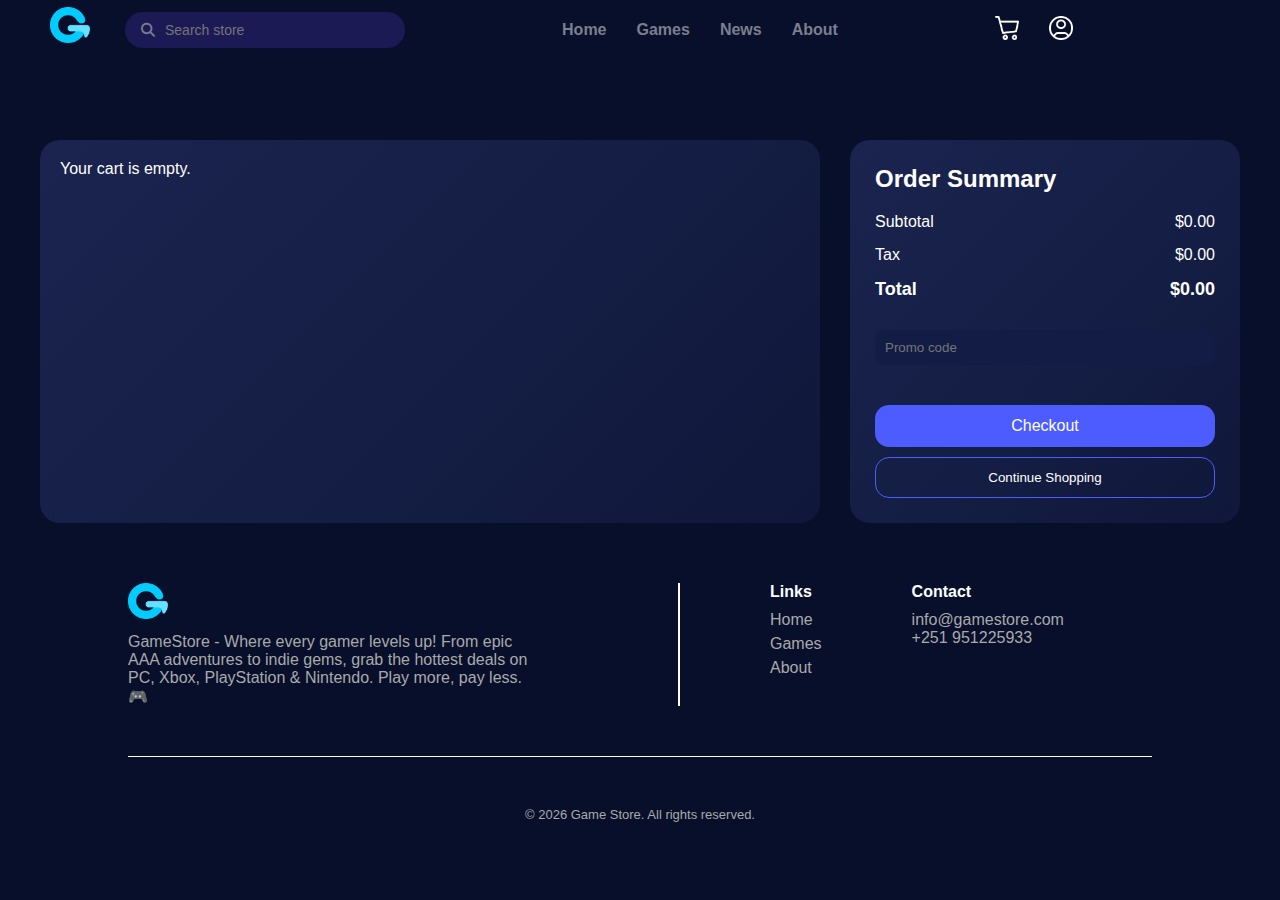
<file: Html/Cart.html>
<!DOCTYPE html>
<html lang="en">
<head>
  <meta charset="UTF-8">
  <meta name="viewport" content="width=device-width, initial-scale=1.0">
  <link
      rel="stylesheet"
      href="https://cdnjs.cloudflare.com/ajax/libs/font-awesome/6.5.1/css/all.min.css"
    />
  <link rel="stylesheet" href="/Css/Cart.css">
  <link rel="stylesheet" href="/Css/main.css">

  <title>Game Store - Cart</title>
</head>
<body>
  <!-- Navigation section -->
<!-- ================= NAVBAR ================= -->
      <nav class="navbar">
      <!-- LEFT -->
      <div class="nav-left">
        <img src="/image/Logo.png" class="logo" />

        <div class="search-box">
          <i class="fa-solid fa-magnifying-glass"></i>
          <input type="text" placeholder="Search store" />
        </div>
      </div>

      <!-- CENTER -->
      <ul class="nav-links">
        <li><a href="/Html/Home.html">Home</a></li>
        <li><a href="/Html/Games.html">Games</a></li>
        <li><a href="/Html/News.html">News</a></li>
        <li><a href="/Html/About.html">About</a></li>
      </ul>

      <!-- RIGHT -->
      <div class="icons">
        <a href="/Html/Cart.html">
          <img src="/image/Cart Icon.png" />
        </a>
        <a href="/Html/Login.html">
          <img src="/image/Profile Icon.png" />
        </a>
      </div>

      <!-- HAMBURGER -->
      <div class="hamburger">
        <span></span>
        <span></span>
        <span></span>
      </div>
    </nav>
    <!-- ================= MOBILE MENU ================= -->

<!-- Navigation section Ends here -->
    
    <!-- -------------------------------------------------- -->
    <!-- -------------------------------------------------- -->
    <!-- -------------------------------------------------- -->
    
    <!-- Header section -->
    <!-- Header section Ends here -->
    
    <!-- -------------------------------------------------- -->
    <!-- -------------------------------------------------- -->
    <!-- -------------------------------------------------- -->
    
    <!-- Main section -->
  <!-- <main class="main">

  <div class="cart-layout"> -->

    <!-- Cart Items -->
    <!-- <div id="cart-box">

      <div class="cart-item">
        <img src="/image/Browse-img/Game-29.svg">

        <div class="item-info">
          <h3>Elden Ring</h3>

          <div class="qty">
            <button>-</button>
            <span>1</span>
            <button>+</button>
          </div>
        </div>

        <div class="price">$39.99</div>
      </div>

      <hr>

      <div class="cart-item">
        <img src= "/image/Browse-img/Game-24.svg"   alt="God of War">

        <div class="item-info">
          <h3>God of War Ragnarok</h3>

          <div class="qty">
            <button>-</button>
            <span>1</span>
            <button>+</button>
          </div>
        </div>

        <div class="price">$49.99</div>
      </div>

    </div> -->

    <!-- Order Summary -->
    <!-- <div class="summary">
      <h2>Order Summary</h2>

      <div class="row">
        <span>Subtotal</span>
        <span>$89.98</span>
      </div>

      <div class="row">
        <span>Tax</span>
        <span>$0.00</span>
      </div>

      <div class="row total">
        <span>Total</span>
        <span>$89.98</span>
      </div>

      <input type="text" placeholder="Promo code">

      <button class="checkout">Checkout</button>
      <button class="continue">Continue Shopping</button>
    </div> -->

  <!-- </div>

</main> -->

<main class="main">

  <div class="cart-layout">

    <!-- Cart Items -->
    <div id="cart-box" class="cart-box">
      <!-- JS will render cart items here -->
    </div>

    <!-- Order Summary -->
    <div class="summary">
      <h2>Order Summary</h2>

      <div class="row">
        <span>Subtotal</span>
        <span id="subtotal">$0.00</span>
      </div>

      <div class="row">
        <span>Tax</span>
        <span id="tax">$0.00</span>
      </div>

      <div class="row total">
        <span>Total</span>
        <span id="total">$0.00</span>
      </div>

      <input type="text" placeholder="Promo code">

      <button class="checkout">Checkout</button>
      <button class="continue">Continue Shopping</button>
    </div>

  </div>

</main>
<!-- Main section Ends here -->

    <!-- -------------------------------------------------- -->
    <!-- -------------------------------------------------- -->
    <!-- -------------------------------------------------- -->

  <!-- footer section -->
<footer class="footer">
  <div class="footer-top">
    <div>
      <img src="/image/Logo.png" class="logo">
      <p>
        GameStore - Where every gamer levels up! From epic AAA adventures to indie gems, grab the hottest deals on PC, Xbox, PlayStation & Nintendo. Play more, pay less.🎮
      </p>
    </div>
    <div class="line"></div>

    <div class="footer-links">
      <h4>Links</h4>
      <a href="/Html/Home.html">Home</a>
      <a href="/Html/Games.html">Games</a>
      <a href="/Html/About.html">About</a>
    </div>

    <div>
      <h4>Contact</h4>
      <p>info@gamestore.com</p>
      <p>+251 951225933</p>
    </div>
  </div>
<hr>
  <p class="copy">© 2026 Game Store. All rights reserved.</p>
</footer>
<!-- footer section Ends here -->

<!-- Js -->
<script src="/Js/Cart.js"></script>
<script src="/Js/index.js"></script>
<script src="/Js/main.js"></script>

</body>
</html>
</file>
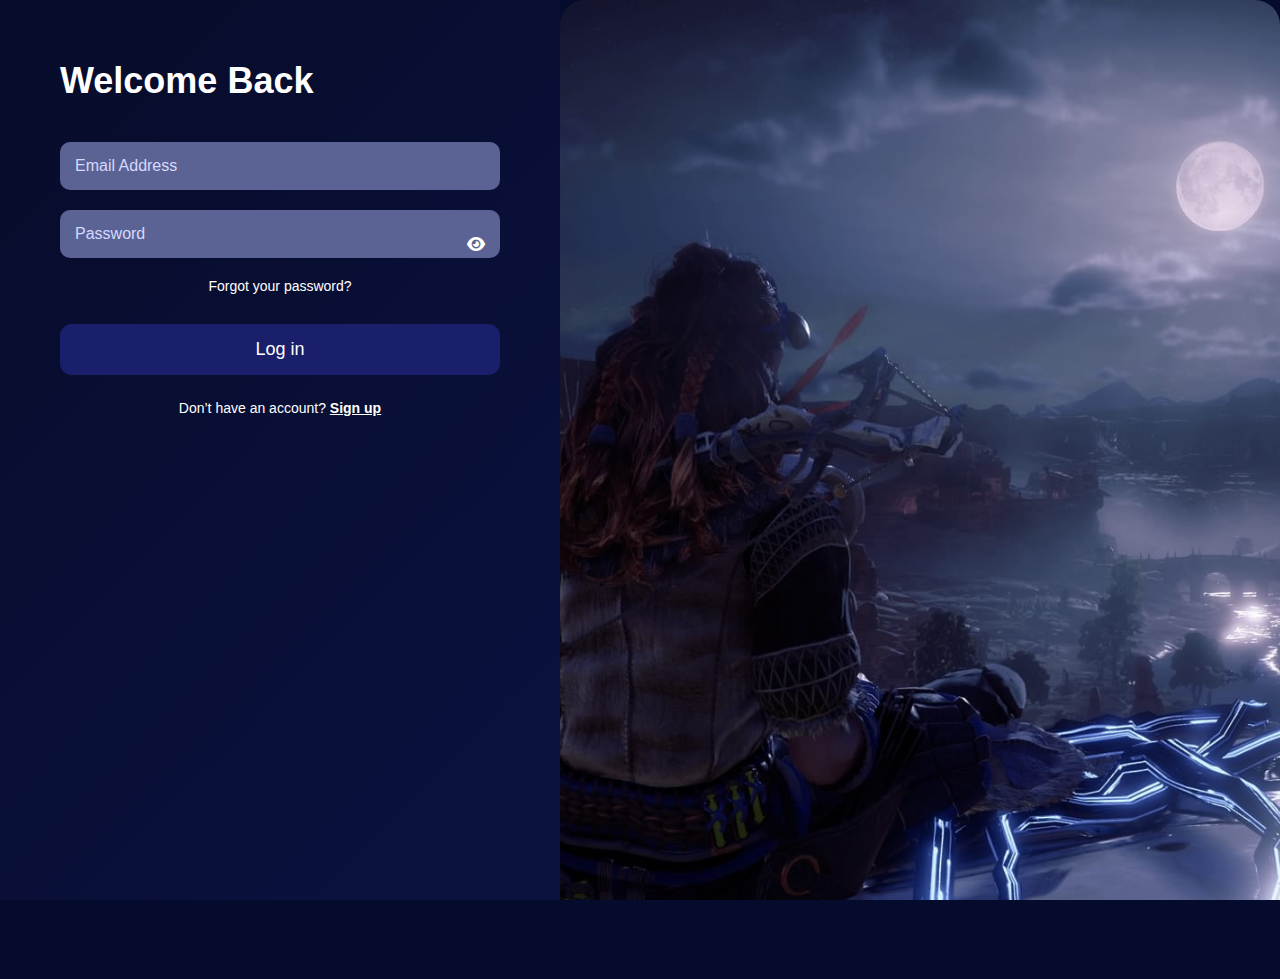
<file: Html/Login.html>
<!doctype html>
<html lang="en">
  <head>
    <meta charset="UTF-8" />
    <meta name="viewport" content="width=device-width, initial-scale=1.0" />
    <title>Login</title>

    <!-- Font Awesome -->
    <link
      rel="stylesheet"
      href="https://cdnjs.cloudflare.com/ajax/libs/font-awesome/6.5.0/css/all.min.css"
    />

    <link rel="stylesheet" href="/Css/Login.css" />
  </head>
  <body>
    <div class="container">
      <!-- LEFT SIDE -->
      <div class="left">
      

        <h1>Welcome Back</h1>

        <form>
          <input type="email" placeholder="Email Address" required />

          <div class="password-box">
            <input
              type="password"
              id="password"
              placeholder="Password"
              required
            />
            <i class="fa-solid fa-eye" id="togglePassword"></i>
          </div>

          <a href="#" class="forgot">Forgot your password?</a>

          <button type="submit" class="login-btn">Log in</button>
        </form>

        <p class="signup">
          Don’t have an account?
          <a href="/Html/SignUp.html">Sign up</a>
        </p>
      </div>

      <!-- RIGHT SIDE (IMAGE AS IMAGE, NOT BACKGROUND) -->
      <div class="right">
        <img
          src="/image/dawallpaperflare.com_wallpaper 1.svg"
          alt="Game scene"
        />
      </div>
    </div>

    <script src="/Js/login.js"></script>
  </body>
</html>
</file>
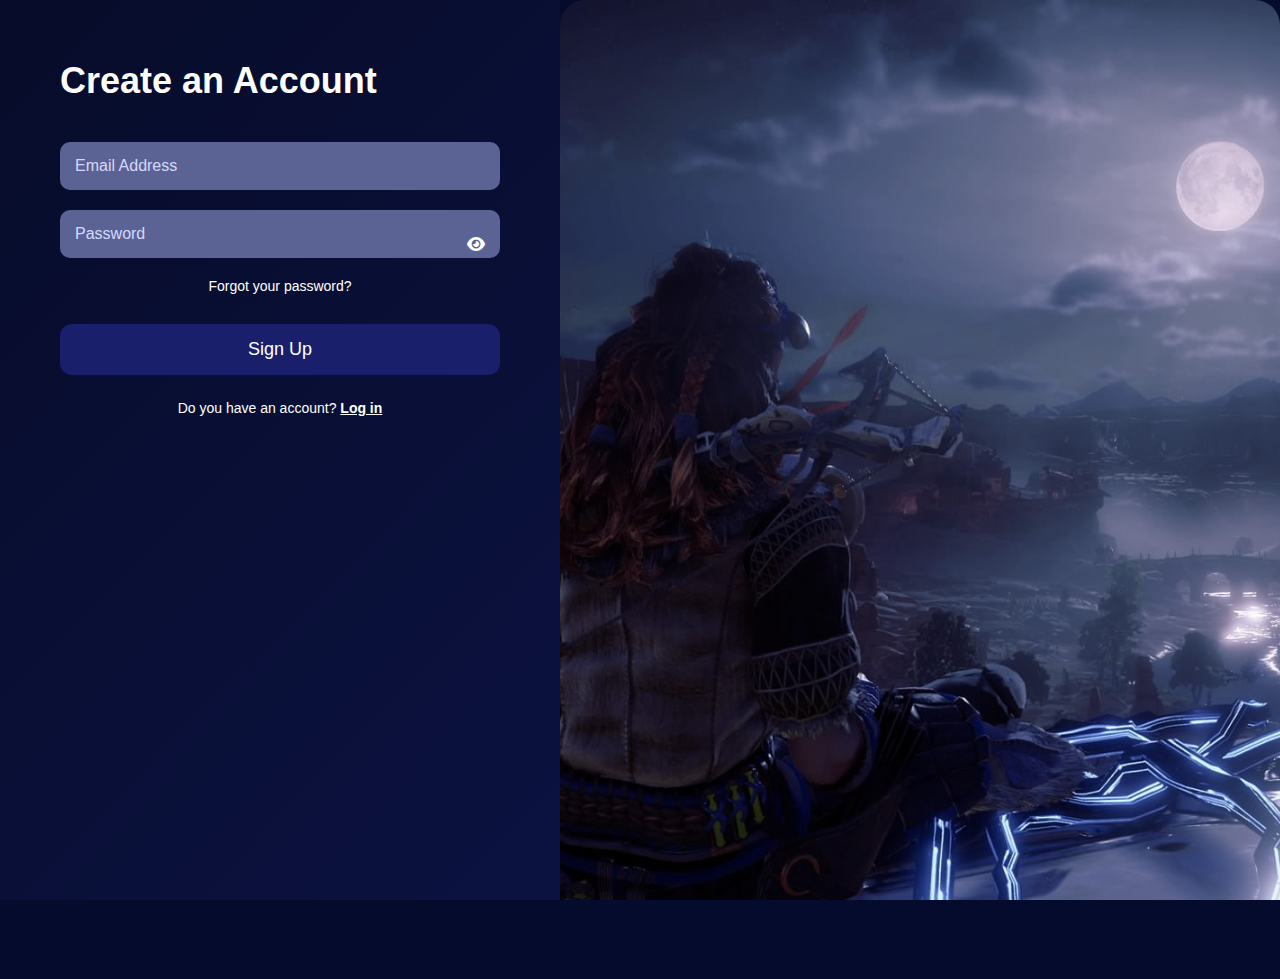
<file: Html/SignUp.html>
<!doctype html>
<html lang="en">
  <head>
    <meta charset="UTF-8" />
    <meta name="viewport" content="width=device-width, initial-scale=1.0" />
    <title>Login</title>

    <!-- Font Awesome -->
    <link
      rel="stylesheet"
      href="https://cdnjs.cloudflare.com/ajax/libs/font-awesome/6.5.0/css/all.min.css"
    />

    <link rel="stylesheet" href="/Css/Login.css" />
  </head>
  <body>
    <div class="container">
      <!-- LEFT SIDE -->
      <div class="left">
      

        <h1>Create an Account</h1>

        <form>
          <input type="email" placeholder="Email Address" required />

          <div class="password-box">
            <input
              type="password"
              id="password"
              placeholder="Password"
              required
            />
            <i class="fa-solid fa-eye" id="togglePassword"></i>
          </div>

          <a href="#" class="forgot">Forgot your password?</a>

          <button type="submit" class="login-btn">Sign Up</button>
        </form>

        <p class="signup">
          Do you have an account?
          <a href="/Html/Login.html">Log in</a>
        </p>
      </div>

      <!-- RIGHT SIDE (IMAGE AS IMAGE, NOT BACKGROUND) -->
      <div class="right">
        <img class=""
          src="/image/dawallpaperflare.com_wallpaper 1.svg"/>
      </div>
    </div>

    <script src="/Js/login.js"></script>
  </body>
</html>
</file>
<file: Css/Cart.css>
*{
  margin:0;
  padding:0;
  box-sizing:border-box;
}

body{
  background:#070f2b;
  color:white;
  font-family:sans-serif;
  /* display: flex;
  flex-direction: column; */
}


/* html, body{
  height: 100%;
  margin: 0;
} */

/* 
.main{
  flex: 1;
} */

/* ===== NAVBAR ===== */

.navbar {
  position: fixed;
  top: 0;
  left: 0;
  width: 100%;
  height: 60px;
  padding: 0 50px;
  display: flex;
  align-items: center;
  justify-content: space-between;
  background-color: #070f2b;
  z-index: 1000;
  transition: 0.3s ease;
}

/* LEFT */
.nav-left {
  display: flex;
  align-items: center;
  gap: 15px;
}

.logo {
  width: 40px;
}

.search-box {
  width: 280px;
  position: relative;  
  margin-left: 20px; 
}

.search-box i {
  position: absolute;
  left: 16px;
  top: 50%;
  transform: translateY(-50%);
  color: #7b7f8e;
  font-size: 14px;
}

.search-box input {
  width: 100%;
  padding: 10px 18px 10px 40px;
  border-radius: 50px;
  border: none;
  background-color: #1b1a55;
  color: white;
  outline: none;
  font-size: 14px;
}

/* CENTER */
.nav-links {
  list-style: none;
  display: flex;
  gap: 30px;
}

.nav-links a {
  text-decoration: none;
  color: #7b7f8e;
  font-weight: bold;
  transition: 0.3s;
}

.nav-links a:hover {
    color: #4fc3f7;
}

/* RIGHT */
.icons {
  display: flex;
  align-items: center;
  gap: 30px;
}

.icons img {
  width: 28px;
  cursor: pointer;
}

/* Navbar scroll */
.navbar.scrolled {
  background: rgba(7, 15, 43, 0.9);
  backdrop-filter: blur(8px);
}

/* ================Main============== */


main{
  margin-top: 80px;
}
main .content .head{
  position: relative;
    inset: 0;
    box-shadow:inset 10px 10px 1000px  100px rgba(0, 0, 52, 0.836);
    border-radius: 50px;
    overflow: hidden; /* مهم */
}

.bg img{
width: 100%;
/* height: 40rem; */
object-fit: cover;

}

.bg {
  position: absolute;
  inset: 0;
  box-shadow:inset 10px 100px 1000px  200px rgba(7, 15, 43, 0.83)
}



/* =============End of Main============== */

/* ===== MAIN ===== */
  /* ================== MAIN ================== */
.main {
  margin-top: 120px;
  padding: 0 120px;
}

/* ================== LAYOUT ================== */
.cart-layout {
  display: grid;
  grid-template-columns: 3fr 1.4fr;
  gap: 50px;
}

/* ================== CART BOX ================== */
.cart-box {
  background: linear-gradient(135deg, #1b2559, #141c3d);
  border-radius: 20px;
  padding: 40px;
}

/* ================== CART ITEM ================== */
.cart-item {
  display: flex;
  align-items: center;
  gap: 25px;
}

.cart-item img {
  width: 90px;
  border-radius: 14px;
}

.item-info {
  flex: 1;
}

.item-info h3 {
  color: white;
  margin-bottom: 12px;
}

/* ================== QTY ================== */
.qty {
  display: flex;
  align-items: center;
  gap: 10px;
}

.qty button {
  background: #2b3a8f;
  color: white;
  border: none;
  width: 28px;
  height: 28px;
  border-radius: 6px;
  cursor: pointer;
}

/* ================== PRICE ================== */
.price {
  color: white;
  font-size: 18px;
  font-weight: bold;
}

/* ================== HR ================== */
.cart-box hr {
  margin: 30px 0;
  border: 1px solid rgba(255,255,255,0.1);
}

/* ================== SUMMARY ================== */
.summary {
  background: linear-gradient(135deg, #1b2559, #141c3d);
  border-radius: 20px;
  padding: 35px;
  color: white;
}

.summary h2 {
  margin-bottom: 25px;
}

.summary .row {
  display: flex;
  justify-content: space-between;
  margin-bottom: 15px;
}

.summary .total {
  font-size: 18px;
  font-weight: bold;
}

/* ================== INPUT ================== */
.summary input {
  width: 100%;
  margin: 20px 0;
  padding: 12px;
  border-radius: 10px;
  border: none;
  outline: none;
}

/* ================== BUTTONS ================== */
.checkout {
  width: 100%;
  background: #5568ff;
  color: white;
  border: none;
  padding: 14px;
  border-radius: 12px;
  font-size: 16px;
  cursor: pointer;
}

.continue {
  width: 100%;
  margin-top: 12px;
  background: transparent;
  border: 1px solid #5568ff;
  color: white;
  padding: 12px;
  border-radius: 12px;
  cursor: pointer;
}

/* ================== NAV ICON FIX ================== */
.icons img {
  width: 24px;
  height: 24px;
}




/* jhh*/

.footer{
  background:#070f2b;
  color:#aaa;
  padding:40px 10%;
}

.footer-top p{
width: 410px;
}

.footer-top{
  display:grid;
  grid-template-columns:repeat(4,1fr);
  gap:90px;
}

footer-links{
  margin-right: 0px;
}

.footer h4{
  color:#fff;
  margin-bottom:10px;
}

.footer a{
  display:block;
  color:#aaa;
  text-decoration:none;
  margin-bottom:6px;
}

.footer a:hover{
  color:#fff;
}

.logo{
  width:40px;
  margin-bottom:10px;
}

.line{
  width:2px;
  height:100%;
  background:#fff;
  margin-left:50px;
}



hr{
  border:none;
  border-top:1px solid #fff;
  margin:50px 0;
}

.copy{
  text-align:center;
  margin-top:30px;
  font-size:13px;
} 

/* ===== CART LAYOUT ===== */
*{margin:0;padding:0;box-sizing:border-box;}
body{font-family:sans-serif;background:#070f2b;color:white;}
.main{padding:20px 40px;}
.cart-layout{display:grid;grid-template-columns:2fr 1fr;gap:30px;}
.cart-box{background:linear-gradient(135deg,#1b244f,#0f183a);border-radius:20px;padding:20px;}
.cart-item{display:flex;align-items:center;gap:20px;margin-bottom:20px;}
.cart-item img{width:90px;height:120px;object-fit:cover;border-radius:12px;}
.info{flex:1;}
.info h3{margin:0 0 10px;font-size:16px;}
.qty{display:flex;gap:10px;align-items:center;}
.qty button{width:28px;height:28px;border:none;background:#232e6b;color:#fff;border-radius:6px;cursor:pointer;}
.price{font-size:18px;font-weight:bold;}
.divider{height:1px;background:rgba(255,255,255,0.15);margin:15px 0;}
.summary{background:linear-gradient(135deg,#1b244f,#0f183a);border-radius:20px;padding:25px;}
.summary h2{margin-top:0;margin-bottom:20px;}
.row{display:flex;justify-content:space-between;margin:12px 0;}
.total{font-size:18px;font-weight:bold;}
.summary input{width:100%;margin-top:15px;padding:10px;border-radius:10px;border:none;background:#121c45;color:#fff;}
.checkout{width:100%;margin-top:20px;padding:12px;background:#4c5cff;border:none;border-radius:14px;color:#fff;cursor:pointer;}
.continue{width:100%;margin-top:10px;padding:12px;background:transparent;border:1px solid #4c5cff;border-radius:14px;color:#fff;cursor:pointer;}
</file>
<file: Css/main.css>
/* Animation on page load */
.animate-on-load,
.news-item,
.review-card,
.game-card,
.hero,
.navbar {
  opacity: 0;
  transform: translateY(40px);
  transition: opacity 0.6s ease, transform 0.6s ease;
}

.show {
  opacity: 1;
  transform: translateY(0);
}
</file>
<file: Css/Login.css>
/* Reset */
* {
  margin: 0;
  padding: 0;
  box-sizing: border-box;
  font-family: "Segoe UI", sans-serif;
}

/* Lock the page */
html,
body {
  width: 100%;
  height: 100%;
  overflow: hidden;
  background: #050b2c;
}

/* Main container */
.container {
  width: 100vw;
  height: 100vh;
  display: flex;
}

/* ================= LEFT SIDE ================= */

.left {
  width: 45%;
  padding: 60px;
  background: linear-gradient(135deg, #070c2a, #0b1240);
  color: white;
  position: relative;
}



/* Title */
.left h1 {
  margin-bottom: 40px;
  font-size: 36px;
}

/* Inputs */
.left input {
  width: 100%;
  padding: 15px;
  margin-bottom: 20px;
  border-radius: 10px;
  border: none;
  background: #5a6394;
  color: white;
  font-size: 16px;
}

.left input::placeholder {
  color: #d6d9ff;
}

/* Password box */
.password-box {
  position: relative;
}

.password-box input {
  padding-right: 45px;
}

/* Eye icon — CORRECTLY FIXED */
.password-box i {
  position: absolute;
  right: 15px;
  top: 50%;
  transform: translateY(-50%);
  cursor: pointer;
  color: white;
}

/* Forgot link */
.forgot {
  display: block;
  text-align: center;
  margin-bottom: 30px;
  color: white;
  text-decoration: none;
  font-size: 14px;
}

/* Login button */
.login-btn {
  width: 100%;
  padding: 15px;
  border: none;
  border-radius: 12px;
  background: #1a1f6c;
  color: white;
  font-size: 18px;
  cursor: pointer;
}

.login-btn:hover {
  background: #2a30a8;
}

/* Sign up */
.signup {
  margin-top: 25px;
  text-align: center;
  font-size: 14px;
}

.signup a {
  color: white;
  font-weight: bold;
  text-decoration: underline;
}


.right {

}

/* ================= R*
</file>
